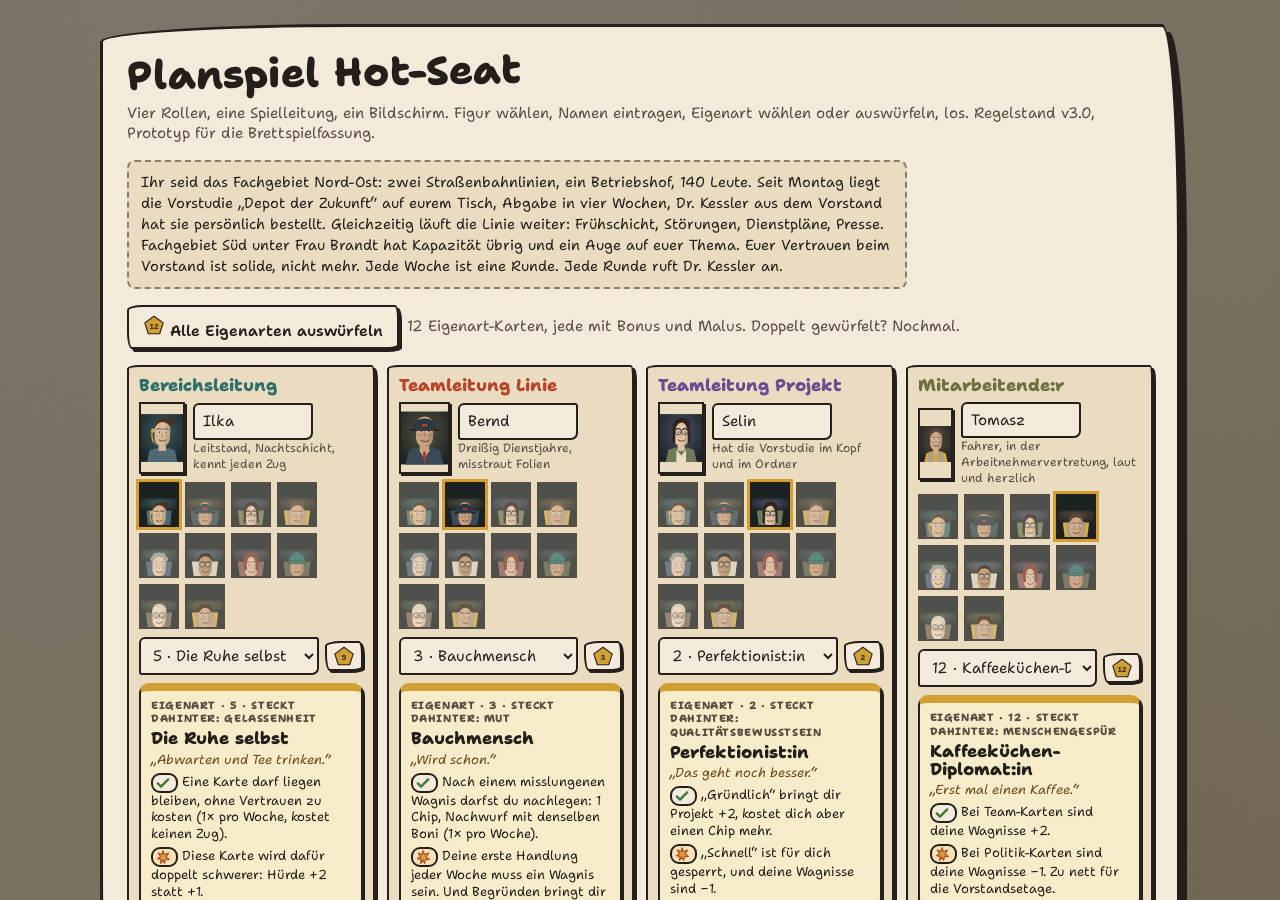
<file: index.html>
<!doctype html>
<html lang="de">
<head>
<meta charset="utf-8">
<meta name="viewport" content="width=device-width,initial-scale=1,viewport-fit=cover">
<style>[hidden]{display:none!important}</style>
<title>Planspiel Hot-Seat</title>
<meta name="claude:viewport-fit-sides" content="cover">
<link rel="stylesheet" href="https://fonts.googleapis.com/css2?family=Hind:wght@400;500;600;700&family=Shantell+Sans:ital,wght@0,400;0,600;0,800;1,400&display=swap">
<link rel="stylesheet" href="css/spiel.css">
<link rel="stylesheet" href="css/bvg.css">
<script>/* Edition: ?edition=bvg oder Knopf, gemerkt im Browser */(function(){var c=document.documentElement.classList,q=null;try{q=new URLSearchParams(location.search).get("edition");if(q)localStorage.setItem("pl-edition",q);else q=localStorage.getItem("pl-edition")}catch(_){}if(q==="bvg")c.add("ed-bvg")})();</script>
</head>
<body>
<div class="grain"></div>
<div class="app" id="app">
  <div class="board" id="board"></div>
  <div class="mid">
    <div class="card col table tl"><h2><span>Auf dem Tisch</span></h2><div class="scroll"><div id="evs" class="evs"></div></div></div>
    <div class="card stage" id="stage"></div>
    <div class="card col tr"><h2><span>Team</span></h2><div class="scroll"><div id="team" class="team"></div><div id="lk" class="lk"></div></div></div>
  </div>
  <div class="logbox"><div id="log" class="log"></div></div>
</div>
<div id="flash" class="flash" hidden><div></div></div>
<div id="mo" class="mo" hidden></div>
<div id="ov" class="ov" hidden></div>
<script src="js/grafik.js"></script>
<script src="js/daten.js"></script>
<script src="js/makingof.js"></script>
<script src="js/spiel.js"></script>
<script src="js/sim.js"></script>
<script src="js/ansicht.js"></script>
</body>
</html>
</file>
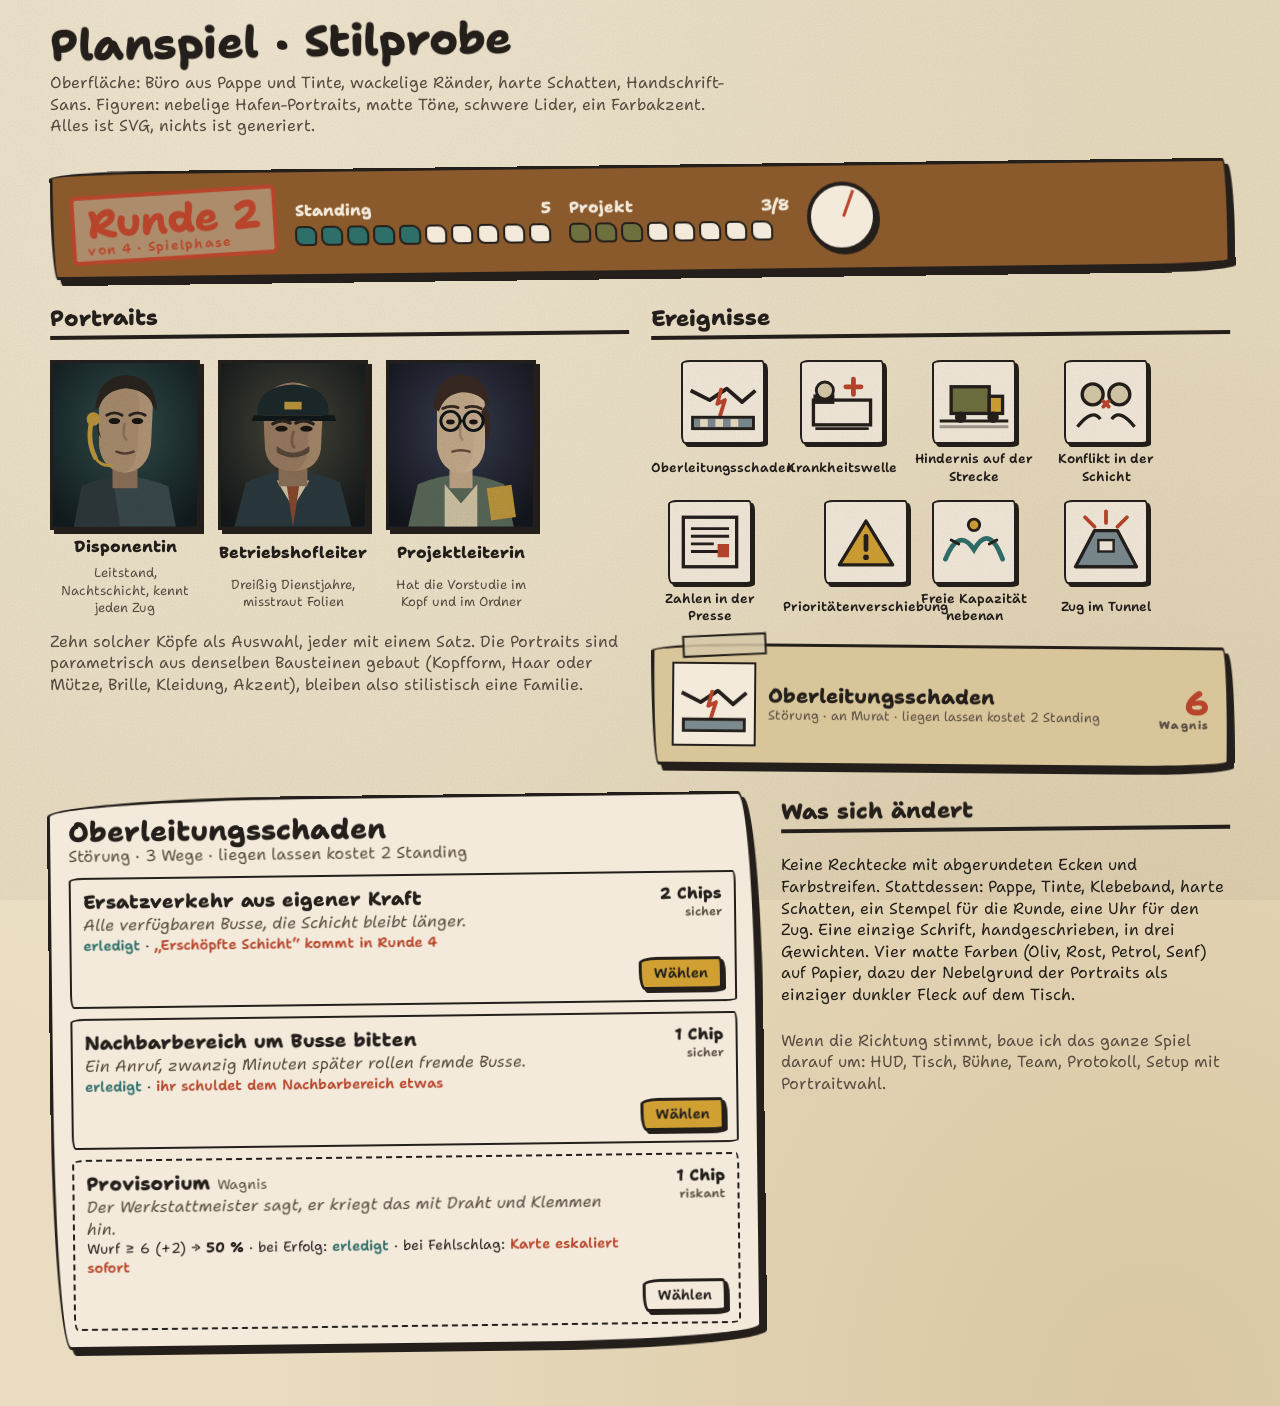
<file: stilprobe.html>
<!doctype html>
<html lang="de">
<head>
<meta charset="utf-8">
<meta name="viewport" content="width=device-width,initial-scale=1">
<title>Planspiel Stilprobe</title>
<meta name="claude:viewport-fit-sides" content="cover">
<link rel="stylesheet" href="https://fonts.googleapis.com/css2?family=Shantell+Sans:ital,wght@0,400;0,600;0,800;1,400&display=swap">
<style>
/* Stilprobe: Büro aus Pappe und Tinte (Human Resource Machine) für die Oberfläche, nebelige Hafenportraits (DREDGE) für die Figuren. Ein Look, bewusst ohne Dark Mode. */
:root{
  --paper:#e9dcc0; --paper-2:#f3eadb; --card:#d9c59a; --wood:#8a5a2d; --ink:#241f1b; --ink-soft:#5a4d42;
  --olive:#6f7040; --rust:#b8452b; --teal:#2f6f6a; --mustard:#d0a033; --slate:#7b8a8f;
  --d-bg:#1a2628; --d-teal:#2b4f4e; --d-bone:#d6c9a8; --d-ochre:#c29a3e; --d-rust:#8a4a30; --d-skin:#b89a7a; --d-skin2:#8f735a; --d-ink:#0f1516;
  --hand:"Shantell Sans",cursive,system-ui,sans-serif;
  color-scheme:light;
}
*{box-sizing:border-box}
body{margin:0;background:var(--paper);color:var(--ink);font-family:var(--hand);font-size:16px;line-height:1.35;
  padding-left:max(16px,env(safe-area-inset-left,0px));padding-right:max(16px,env(safe-area-inset-right,0px));padding-block:20px 60px;
  background-image:radial-gradient(ellipse at 20% 0%,#f2e8d2 0,transparent 60%),radial-gradient(ellipse at 90% 100%,#d9c7a3 0,transparent 55%)}
.grain{position:fixed;inset:0;pointer-events:none;opacity:.13;background-image:url("data:image/svg+xml;utf8,<svg xmlns='http://www.w3.org/2000/svg' width='160' height='160'><filter id='n'><feTurbulence type='fractalNoise' baseFrequency='.9' numOctaves='2' stitchTiles='stitch'/><feColorMatrix values='0 0 0 0 0 0 0 0 0 0 0 0 0 0 0 0 0 0 .5 0'/></filter><rect width='160' height='160' filter='url(%23n)'/></svg>");mix-blend-mode:multiply}
.wrap{max-width:1180px;margin:0 auto;display:grid;gap:28px}
h1{font-weight:800;font-size:44px;line-height:1;margin:0;letter-spacing:-.01em;transform:rotate(-1deg);display:inline-block}
h2{font-weight:800;font-size:22px;margin:0 0 10px;transform:rotate(-.6deg);display:inline-block;border-bottom:4px solid var(--ink);padding-bottom:2px}
p{max-width:62ch;margin:0}
.muted{color:var(--ink-soft)}
/* Pappe und Tinte: wackelige Ränder, harter Schlagschatten, leichte Schieflage */
.sheet{background:var(--paper-2);border:3px solid var(--ink);border-radius:255px 18px 225px 18px / 18px 225px 18px 255px;padding:16px 18px;box-shadow:5px 6px 0 var(--ink);position:relative}
.sheet.card{background:var(--card)}
.sheet.wood{background:var(--wood);color:var(--paper-2);border-color:var(--ink)}
.tilt-l{transform:rotate(-.7deg)}.tilt-r{transform:rotate(.5deg)}
.tape{position:absolute;top:-12px;left:28px;width:84px;height:22px;background:rgba(214,201,168,.85);border:2px solid var(--ink);transform:rotate(-3deg)}
.row{display:flex;flex-wrap:wrap;gap:22px;align-items:start}
.col{display:grid;gap:14px;min-width:0}
button{font:inherit;font-weight:600;background:var(--mustard);color:var(--ink);border:3px solid var(--ink);border-radius:18px 4px 16px 6px / 6px 14px 4px 18px;padding:8px 18px;box-shadow:3px 3px 0 var(--ink);cursor:pointer}
button.alt{background:var(--paper-2)}
button:active{transform:translate(2px,2px);box-shadow:1px 1px 0 var(--ink)}

/* HUD-Fragment */
.hud{display:flex;flex-wrap:wrap;gap:18px;align-items:center}
.stamp{font-weight:800;font-size:40px;line-height:1;border:4px solid var(--rust);color:var(--rust);padding:4px 12px;border-radius:6px;transform:rotate(-3deg);display:inline-block;background:rgba(255,255,255,.3)}
.stamp small{display:block;font-size:13px;letter-spacing:.1em;font-weight:600}
.meter{display:grid;gap:4px;min-width:220px}
.meter .lab{font-weight:800;display:flex;justify-content:space-between}
.meter .pips{display:flex;gap:4px}
.meter .pip{width:22px;height:20px;border:2.5px solid var(--ink);background:var(--paper-2);border-radius:5px 9px 4px 8px}
.meter .pip.on{background:var(--teal)}
.meter.proj .pip.on{background:var(--olive)}
.clock{width:70px;height:70px;border:4px solid var(--ink);border-radius:50%;background:var(--paper-2);position:relative;box-shadow:3px 3px 0 var(--ink)}
.clock i{position:absolute;left:50%;top:50%;width:3px;height:28px;background:var(--rust);transform-origin:50% 0;transform:rotate(200deg)}
.clock b{position:absolute;inset:0;display:grid;place-items:center;font-weight:800;font-size:18px;padding-top:28px}

/* Optionskarte */
.opt{display:grid;gap:10px}
.opt .t{font-weight:800;font-size:28px;line-height:1}
.opt .s{color:var(--ink-soft)}
.way{display:grid;grid-template-columns:1fr auto;gap:4px 14px;padding:10px 12px;border:2.5px solid var(--ink);background:var(--paper-2);border-radius:14px 3px 12px 4px / 4px 12px 3px 14px}
.way.risk{border-style:dashed;background:transparent}
.way .l{font-weight:800;font-size:19px}
.way .x{font-style:italic;color:var(--ink-soft)}
.way .c{font-size:14px}.way .c .g{color:var(--teal);font-weight:600}.way .c .r{color:var(--rust);font-weight:600}
.way .cost{font-weight:800;text-align:right;white-space:nowrap;grid-row:1/3;grid-column:2}
.way .cost small{display:block;font-weight:600;font-size:12px;color:var(--ink-soft)}
.way button{grid-column:2;justify-self:end;padding:4px 12px;font-size:14px}

/* Portraits (DREDGE-Anmutung): dunkler Nebelgrund, matte Töne, schwere Lider, große Köpfe, ein Akzent */
.ports{display:flex;flex-wrap:wrap;gap:18px}
.port{width:150px;display:grid;gap:6px;justify-items:center}
.port svg{width:150px;height:170px;border:3px solid var(--ink);box-shadow:4px 4px 0 var(--ink);background:var(--d-bg)}
.port .n{font-weight:800}
.port .r{font-size:13px;color:var(--ink-soft);text-align:center}

/* Piktogramme: Tinte auf Pappe, ein Akzent, nichts Rundgelutschtes */
.icons{display:flex;flex-wrap:wrap;gap:14px}
.ico{display:grid;gap:6px;justify-items:center;width:118px}
.ico svg{width:84px;height:84px;background:var(--paper-2);border:2.5px solid var(--ink);border-radius:9px 3px 8px 4px / 4px 8px 3px 9px;box-shadow:3px 3px 0 var(--ink)}
.ico span{font-size:13px;text-align:center;font-weight:600}
.ev{display:grid;grid-template-columns:84px 1fr;gap:12px;align-items:center}
.ev .t{font-weight:800;font-size:20px;line-height:1.05}
.ev .m{font-size:13px;color:var(--ink-soft)}
.evbox .d{font-weight:800;font-size:34px;line-height:1;color:var(--rust);text-align:right}
.evbox .d small{display:block;font-size:11px;letter-spacing:.1em;color:var(--ink-soft)}
.evbox{display:grid;grid-template-columns:1fr auto;gap:12px;align-items:center}
@media (max-width:600px){.evbox{grid-template-columns:1fr}}
</style>
</head>
<body>

<div class="grain"></div>
<div class="wrap">
  <div>
    <h1>Planspiel · Stilprobe</h1>
    <p class="muted" style="margin-top:8px">Oberfläche: Büro aus Pappe und Tinte, wackelige Ränder, harte Schatten, Handschrift-Sans. Figuren: nebelige Hafen-Portraits, matte Töne, schwere Lider, ein Farbakzent. Alles ist SVG, nichts ist generiert.</p>
  </div>

  <div class="row">
    <div class="sheet wood tilt-l" style="flex:1 1 520px">
      <div class="hud">
        <div class="stamp">Runde 2<small>von 4 · Spielphase</small></div>
        <div class="meter"><div class="lab"><span>Standing</span><span>5</span></div><div class="pips"><i class="pip on"></i><i class="pip on"></i><i class="pip on"></i><i class="pip on"></i><i class="pip on"></i><i class="pip"></i><i class="pip"></i><i class="pip"></i><i class="pip"></i><i class="pip"></i></div></div>
        <div class="meter proj"><div class="lab"><span>Projekt</span><span>3/8</span></div><div class="pips"><i class="pip on"></i><i class="pip on"></i><i class="pip on"></i><i class="pip"></i><i class="pip"></i><i class="pip"></i><i class="pip"></i><i class="pip"></i></div></div>
        <div class="clock"><i></i><b>41</b></div>
      </div>
    </div>
  </div>

  <div class="row">
    <div class="col" style="flex:1 1 360px">
      <h2>Portraits</h2>
      <div class="ports">
        <div class="port">
          <svg viewBox="0 0 150 170" aria-label="Portrait Disponentin mit Headset">
            <defs><radialGradient id="fog1" cx="50%" cy="40%" r="70%"><stop offset="0" stop-color="#34524f"/><stop offset="1" stop-color="#121c1e"/></radialGradient><filter id="gr"><feTurbulence type="fractalNoise" baseFrequency=".8" numOctaves="2"/><feColorMatrix values="0 0 0 0 0 0 0 0 0 0 0 0 0 0 0 0 0 0 .18 0"/><feComposite in2="SourceGraphic" operator="in"/></filter></defs>
            <rect width="150" height="170" fill="url(#fog1)"/>
            <path d="M22 170 L30 128 Q75 108 120 128 L128 170 Z" fill="#3c4a4e"/>
            <path d="M22 170 L30 128 Q50 120 62 118 L70 170 Z" fill="#2e393c"/>
            <rect x="62" y="104" width="26" height="26" fill="#8f735a"/>
            <path d="M48 42 Q50 18 75 16 Q102 18 104 46 L102 86 Q98 112 75 114 Q52 112 48 86 Z" fill="#b89a7a"/>
            <path d="M48 42 Q50 18 75 16 Q86 18 90 40 L88 90 Q84 110 75 114 Q52 112 48 86 Z" fill="#a78a6b" opacity=".6"/>
            <path d="M44 48 Q46 14 76 12 Q108 14 108 50 L104 44 Q98 28 76 26 Q54 28 48 46 Z" fill="#2b2420"/>
            <path d="M46 52 Q44 70 50 78 L46 62 Z" fill="#2b2420"/>
            <ellipse cx="64" cy="60" rx="6" ry="3.2" fill="#1a1512"/><ellipse cx="88" cy="60" rx="6" ry="3.2" fill="#1a1512"/>
            <path d="M56 54 q8 -5 16 0 M80 54 q8 -5 16 0" stroke="#2b2420" stroke-width="3" fill="none" stroke-linecap="round"/>
            <path d="M75 62 q-4 14 2 18" stroke="#8f735a" stroke-width="2.5" fill="none"/>
            <path d="M66 92 q9 4 18 0" stroke="#5a3f33" stroke-width="2.5" fill="none" stroke-linecap="round"/>
            <path d="M42 54 q-8 24 2 44" stroke="#c29a3e" stroke-width="5" fill="none" stroke-linecap="round"/>
            <circle cx="42" cy="58" r="7" fill="#c29a3e"/><path d="M44 98 q6 10 18 8" stroke="#c29a3e" stroke-width="3" fill="none"/>
            <rect width="150" height="170" filter="url(#gr)" opacity=".5" fill="#000"/>
          </svg>
          <div class="n">Disponentin</div><div class="r">Leitstand, Nachtschicht, kennt jeden Zug</div>
        </div>
        <div class="port">
          <svg viewBox="0 0 150 170" aria-label="Portrait Betriebshofleiter mit Schirmmütze">
            <defs><radialGradient id="fog2" cx="50%" cy="40%" r="70%"><stop offset="0" stop-color="#4a4a3c"/><stop offset="1" stop-color="#15181a"/></radialGradient></defs>
            <rect width="150" height="170" fill="url(#fog2)"/>
            <path d="M14 170 L26 124 Q75 100 124 124 L136 170 Z" fill="#2c3a3f"/>
            <path d="M58 122 L75 150 L92 122 Z" fill="#d6c9a8"/>
            <path d="M68 124 L75 170 L82 124 Z" fill="#8a4a30"/>
            <rect x="60" y="100" width="30" height="28" fill="#8f735a"/>
            <path d="M44 48 Q46 22 75 20 Q104 22 106 50 L104 90 Q100 112 75 112 Q50 112 46 90 Z" fill="#a98b6c"/>
            <path d="M44 48 Q46 22 75 20 Q88 22 92 44 L90 94 Q86 110 75 112 Q50 112 46 90 Z" fill="#8f735a" opacity=".5"/>
            <path d="M38 48 Q40 24 75 22 Q110 24 112 48 L112 54 L38 54 Z" fill="#1d2a2c"/>
            <path d="M34 54 L118 54 L120 60 L32 60 Z" fill="#101819"/>
            <rect x="66" y="40" width="18" height="8" fill="#c29a3e"/>
            <ellipse cx="63" cy="68" rx="6.5" ry="3" fill="#1a1512"/><ellipse cx="89" cy="68" rx="6.5" ry="3" fill="#1a1512"/>
            <path d="M54 63 q9 -6 18 -1 M78 62 q9 -5 18 1" stroke="#2b2420" stroke-width="3.5" fill="none" stroke-linecap="round"/>
            <path d="M76 70 q-5 14 1 18" stroke="#7a5c45" stroke-width="2.5" fill="none"/>
            <path d="M60 92 q15 8 30 0" stroke="#4a3328" stroke-width="3" fill="none" stroke-linecap="round"/>
            <path d="M58 86 Q75 100 92 86 L92 92 Q75 104 58 92 Z" fill="#5a4a3c"/>
            <rect width="150" height="170" filter="url(#gr)" opacity=".5" fill="#000"/>
          </svg>
          <div class="n">Betriebshofleiter</div><div class="r">Dreißig Dienstjahre, misstraut Folien</div>
        </div>
        <div class="port">
          <svg viewBox="0 0 150 170" aria-label="Portrait Projektleiterin mit Brille">
            <defs><radialGradient id="fog3" cx="50%" cy="40%" r="70%"><stop offset="0" stop-color="#3b3f52"/><stop offset="1" stop-color="#14161e"/></radialGradient></defs>
            <rect width="150" height="170" fill="url(#fog3)"/>
            <path d="M20 170 L30 126 Q75 106 120 126 L130 170 Z" fill="#5b6a5a"/>
            <path d="M58 126 L75 146 L92 126 L92 170 L58 170 Z" fill="#d6c9a8"/>
            <rect x="63" y="104" width="24" height="26" fill="#c4a98a"/>
            <path d="M50 44 Q52 18 75 16 Q98 18 100 44 L100 88 Q96 112 75 114 Q54 112 50 88 Z" fill="#d1b595"/>
            <path d="M50 44 Q52 18 75 16 Q86 18 90 40 L88 92 Q84 110 75 114 Q54 112 50 88 Z" fill="#c4a98a" opacity=".5"/>
            <path d="M46 46 Q50 10 80 12 Q106 16 104 46 Q96 30 76 30 Q58 32 52 50 Z" fill="#3a2a22"/>
            <path d="M100 44 q10 16 2 40 q-2 -22 -6 -34 Z" fill="#3a2a22"/>
            <circle cx="64" cy="60" r="10" fill="none" stroke="#0f1516" stroke-width="3"/><circle cx="88" cy="60" r="10" fill="none" stroke="#0f1516" stroke-width="3"/><path d="M74 60 h4" stroke="#0f1516" stroke-width="3"/>
            <ellipse cx="64" cy="61" rx="4.5" ry="2.6" fill="#1a1512"/><ellipse cx="88" cy="61" rx="4.5" ry="2.6" fill="#1a1512"/>
            <path d="M56 47 q8 -4 16 -1 M80 46 q8 -3 16 1" stroke="#3a2a22" stroke-width="3" fill="none" stroke-linecap="round"/>
            <path d="M75 64 q-3 12 2 16" stroke="#a88c70" stroke-width="2.5" fill="none"/>
            <path d="M66 92 q9 -3 18 0" stroke="#6a4a3c" stroke-width="2.5" fill="none" stroke-linecap="round"/>
            <rect x="104" y="128" width="26" height="34" fill="#c29a3e" transform="rotate(-8 117 145)"/>
            <rect width="150" height="170" filter="url(#gr)" opacity=".5" fill="#000"/>
          </svg>
          <div class="n">Projektleiterin</div><div class="r">Hat die Vorstudie im Kopf und im Ordner</div>
        </div>
      </div>
      <p class="muted">Zehn solcher Köpfe als Auswahl, jeder mit einem Satz. Die Portraits sind parametrisch aus denselben Bausteinen gebaut (Kopfform, Haar oder Mütze, Brille, Kleidung, Akzent), bleiben also stilistisch eine Familie.</p>
    </div>

    <div class="col" style="flex:1 1 360px">
      <h2>Ereignisse</h2>
      <div class="icons">
        <div class="ico"><svg viewBox="0 0 84 84"><path d="M8 30 L28 40 L46 28 L62 42 L76 30" fill="none" stroke="#241f1b" stroke-width="4" stroke-linejoin="round"/><path d="M40 29 L36 44 L44 40 L39 56" fill="none" stroke="#b8452b" stroke-width="4" stroke-linecap="round" stroke-linejoin="round"/><rect x="10" y="58" width="64" height="12" fill="#7b8a8f" stroke="#241f1b" stroke-width="3"/><rect x="18" y="60" width="8" height="8" fill="#e9dcc0"/><rect x="34" y="60" width="8" height="8" fill="#e9dcc0"/><rect x="50" y="60" width="8" height="8" fill="#e9dcc0"/></svg><span>Oberleitungsschaden</span></div>
        <div class="ico"><svg viewBox="0 0 84 84"><rect x="12" y="40" width="60" height="26" fill="#f3eadb" stroke="#241f1b" stroke-width="3.5"/><rect x="12" y="34" width="22" height="10" fill="#241f1b"/><circle cx="24" cy="30" r="9" fill="#d6c9a8" stroke="#241f1b" stroke-width="3"/><path d="M54 18 v16 M46 26 h16" stroke="#b8452b" stroke-width="5" stroke-linecap="round"/><path d="M14 70 h56" stroke="#241f1b" stroke-width="3"/></svg><span>Krankheitswelle</span></div>
        <div class="ico"><svg viewBox="0 0 84 84"><path d="M6 62 h72" stroke="#241f1b" stroke-width="3"/><path d="M6 68 h72" stroke="#241f1b" stroke-width="3" opacity=".4"/><rect x="18" y="26" width="40" height="28" fill="#6f7040" stroke="#241f1b" stroke-width="3.5"/><rect x="58" y="36" width="14" height="18" fill="#d0a033" stroke="#241f1b" stroke-width="3.5"/><circle cx="28" cy="58" r="6" fill="#241f1b"/><circle cx="62" cy="58" r="6" fill="#241f1b"/></svg><span>Hindernis auf der Strecke</span></div>
        <div class="ico"><svg viewBox="0 0 84 84"><circle cx="28" cy="34" r="11" fill="#d6c9a8" stroke="#241f1b" stroke-width="3.5"/><circle cx="56" cy="34" r="11" fill="#d6c9a8" stroke="#241f1b" stroke-width="3.5"/><path d="M12 68 q16 -20 24 -8 M72 68 q-16 -20 -24 -8" fill="none" stroke="#241f1b" stroke-width="3.5"/><path d="M38 44 l8 0 M42 40 l0 8" stroke="#b8452b" stroke-width="4" stroke-linecap="round" transform="rotate(45 42 44)"/></svg><span>Konflikt in der Schicht</span></div>
        <div class="ico"><svg viewBox="0 0 84 84"><rect x="14" y="16" width="56" height="52" fill="#f3eadb" stroke="#241f1b" stroke-width="3.5"/><path d="M22 28 h40 M22 36 h40 M22 44 h24 M22 52 h32" stroke="#241f1b" stroke-width="3"/><path d="M50 44 h12 v14 h-12 z" fill="#b8452b"/></svg><span>Zahlen in der Presse</span></div>
        <div class="ico"><svg viewBox="0 0 84 84"><path d="M14 66 L42 20 L70 66 Z" fill="#d0a033" stroke="#241f1b" stroke-width="3.5" stroke-linejoin="round"/><path d="M42 36 v14" stroke="#241f1b" stroke-width="5" stroke-linecap="round"/><circle cx="42" cy="58" r="3" fill="#241f1b"/></svg><span>Prioritätenverschiebung</span></div>
        <div class="ico"><svg viewBox="0 0 84 84"><path d="M12 60 q14 -34 30 -10 q16 -28 30 10" fill="none" stroke="#2f6f6a" stroke-width="5" stroke-linecap="round"/><path d="M26 44 l-8 -4 M58 44 l8 -4" stroke="#241f1b" stroke-width="3" stroke-linecap="round"/><circle cx="42" cy="24" r="6" fill="#d0a033" stroke="#241f1b" stroke-width="3"/></svg><span>Freie Kapazität nebenan</span></div>
        <div class="ico"><svg viewBox="0 0 84 84"><path d="M10 68 L30 30 L54 30 L74 68 Z" fill="#7b8a8f" stroke="#241f1b" stroke-width="3.5" stroke-linejoin="round"/><rect x="34" y="40" width="16" height="12" fill="#f3eadb" stroke="#241f1b" stroke-width="2.5"/><path d="M20 16 l10 10 M64 16 l-10 10 M42 10 v12" stroke="#b8452b" stroke-width="4" stroke-linecap="round"/></svg><span>Zug im Tunnel</span></div>
      </div>
      <div class="sheet card tilt-r" style="margin-top:6px">
        <div class="tape"></div>
        <div class="evbox"><div class="ev"><svg viewBox="0 0 84 84" style="width:84px;height:84px;background:var(--paper-2);border:2.5px solid var(--ink)"><path d="M8 30 L28 40 L46 28 L62 42 L76 30" fill="none" stroke="#241f1b" stroke-width="4" stroke-linejoin="round"/><path d="M40 29 L36 44 L44 40 L39 56" fill="none" stroke="#b8452b" stroke-width="4" stroke-linecap="round" stroke-linejoin="round"/><rect x="10" y="58" width="64" height="12" fill="#7b8a8f" stroke="#241f1b" stroke-width="3"/></svg><div><div class="t">Oberleitungsschaden</div><div class="m">Störung · an Murat · liegen lassen kostet 2 Standing</div></div></div><div class="d">6<small>Wagnis</small></div></div>
      </div>
    </div>
  </div>

  <div class="row">
    <div class="sheet tilt-l" style="flex:1 1 560px;max-width:720px">
      <div class="opt">
        <div><div class="t">Oberleitungsschaden</div><div class="s">Störung · 3 Wege · liegen lassen kostet 2 Standing</div></div>
        <div class="way"><div><div class="l">Ersatzverkehr aus eigener Kraft</div><div class="x">Alle verfügbaren Busse, die Schicht bleibt länger.</div><div class="c"><span class="g">erledigt</span> · <span class="r">„Erschöpfte Schicht“ kommt in Runde 4</span></div></div><div class="cost">2 Chips<small>sicher</small></div><button>Wählen</button></div>
        <div class="way"><div><div class="l">Nachbarbereich um Busse bitten</div><div class="x">Ein Anruf, zwanzig Minuten später rollen fremde Busse.</div><div class="c"><span class="g">erledigt</span> · <span class="r">ihr schuldet dem Nachbarbereich etwas</span></div></div><div class="cost">1 Chip<small>sicher</small></div><button>Wählen</button></div>
        <div class="way risk"><div><div class="l">Provisorium <span class="muted" style="font-weight:400;font-size:14px">Wagnis</span></div><div class="x">Der Werkstattmeister sagt, er kriegt das mit Draht und Klemmen hin.</div><div class="c">Wurf ≥ 6 (+2) → <b>50 %</b> · bei Erfolg: <span class="g">erledigt</span> · bei Fehlschlag: <span class="r">Karte eskaliert sofort</span></div></div><div class="cost">1 Chip<small>riskant</small></div><button class="alt">Wählen</button></div>
      </div>
    </div>
    <div class="col" style="flex:1 1 300px">
      <h2>Was sich ändert</h2>
      <p>Keine Rechtecke mit abgerundeten Ecken und Farbstreifen. Stattdessen: Pappe, Tinte, Klebeband, harte Schatten, ein Stempel für die Runde, eine Uhr für den Zug. Eine einzige Schrift, handgeschrieben, in drei Gewichten. Vier matte Farben (Oliv, Rost, Petrol, Senf) auf Papier, dazu der Nebelgrund der Portraits als einziger dunkler Fleck auf dem Tisch.</p>
      <p class="muted" style="margin-top:10px">Wenn die Richtung stimmt, baue ich das ganze Spiel darauf um: HUD, Tisch, Bühne, Team, Protokoll, Setup mit Portraitwahl.</p>
    </div>
  </div>
</div>

</body>
</html>
</file>
<file: css/spiel.css>
/* Pappe und Tinte: ein Spieltisch aus Papier, Holz und Klebeband. Oben das Spielbrett, links die offenen Karten, Mitte die Bühne mit dem Tableau der Person am Zug, rechts das Team, unten das Protokoll als Notizblock. Ein Look, keine Dark-Mode-Variante. */
:root{
  --paper:#e9dcc0; --paper-2:#f3eadb; --card:#dcc8a0; --wood:#8a5a2d; --wood-2:#6e4522; --ink:#241f1b; --ink-soft:#5a4d42; --line:#8c7d6b;
  --olive:#6f7040; --rust:#b8452b; --teal:#2f6f6a; --mustard:#d0a033; --slate:#7b8a8f; --bone:#d6c9a8;
  --good:#3f7a3a; --crit:#b8452b; --accent:#d0a033;
  --t-stoerung:#b8452b; --t-team:#2f6f6a; --t-politik:#6a4c93; --t-chance:#6f7040;
  --p1:#2f6f6a; --p2:#b8452b; --p3:#6a4c93; --p4:#6f7040; --narr:#6b4a1f;
  --hand:"Shantell Sans",cursive,system-ui,sans-serif;
  color-scheme:light;
}
*{box-sizing:border-box}
html,body{height:100%}
body{margin:0;background:var(--paper);color:var(--ink);font-family:var(--hand);font-size:15px;line-height:1.35;
  padding-left:max(10px,env(safe-area-inset-left,0px));padding-right:max(10px,env(safe-area-inset-right,0px));padding-block:8px;
  background-image:radial-gradient(ellipse at 15% 0%,#f1e6cf 0,transparent 55%),radial-gradient(ellipse at 90% 100%,#d6c39d 0,transparent 55%)}
.grain{position:fixed;inset:0;pointer-events:none;opacity:.12;z-index:1;background-image:url("data:image/svg+xml;utf8,<svg xmlns='http://www.w3.org/2000/svg' width='160' height='160'><filter id='n'><feTurbulence type='fractalNoise' baseFrequency='.9' numOctaves='2' stitchTiles='stitch'/><feColorMatrix values='0 0 0 0 0 0 0 0 0 0 0 0 0 0 0 0 0 0 .5 0'/></filter><rect width='160' height='160' filter='url(%23n)'/></svg>");mix-blend-mode:multiply}
button{font:inherit;font-weight:600;cursor:pointer;background:var(--paper-2);color:var(--ink);border:2.5px solid var(--ink);border-radius:16px 4px 14px 5px / 5px 13px 4px 16px;padding:7px 14px;line-height:1.2;box-shadow:3px 3px 0 var(--ink)}
button:hover{background:#fff8ea}
button:active{transform:translate(2px,2px);box-shadow:1px 1px 0 var(--ink)}
button:focus-visible,input:focus-visible,select:focus-visible,textarea:focus-visible,[tabindex]:focus-visible{outline:3px solid var(--rust);outline-offset:2px}
button:disabled{opacity:.4;cursor:not-allowed;box-shadow:none}
button.primary{background:var(--mustard);font-weight:800}
button.big{font-size:22px;font-weight:800;padding:12px 22px;letter-spacing:.01em}
button.ghost{background:transparent;box-shadow:none;border-color:var(--line)}
button.small{padding:4px 10px;font-size:13px;box-shadow:2px 2px 0 var(--ink)}
input,select,textarea{font:inherit;color:var(--ink);background:var(--paper-2);border:2.5px solid var(--ink);border-radius:6px 3px 7px 3px;padding:6px 8px;max-width:100%}
textarea{width:100%;min-height:56px;resize:vertical}
.num{font-variant-numeric:tabular-nums}
.muted{color:var(--ink-soft)}
.gl{vertical-align:-3px;flex:none}

.app{height:100%;display:grid;grid-template-rows:auto minmax(0,1fr) auto;gap:10px;position:relative;z-index:2}
.card{background:var(--paper-2);border:3px solid var(--ink);border-radius:255px 14px 225px 14px / 14px 225px 14px 255px;box-shadow:5px 6px 0 var(--ink);min-width:0;min-height:0}
.card.tl{transform:rotate(-.4deg)}.card.tr{transform:rotate(.35deg)}

/* ---------- Spielbrett ---------- */
.board{display:grid;grid-template-columns:minmax(150px,.45fr) minmax(0,2.6fr) auto;gap:14px;padding:8px 12px;background:var(--paper-2);border:10px solid var(--wood);outline:3px solid var(--ink);border-radius:10px;box-shadow:6px 7px 0 var(--ink),inset 0 0 0 2px var(--wood-2);
  background-image:repeating-linear-gradient(90deg,transparent 0 38px,rgba(36,31,27,.035) 38px 39px)}
.bh{font-weight:800;font-size:12px;letter-spacing:.06em;text-transform:uppercase;color:var(--ink-soft)}
.weeks{display:grid;grid-auto-flow:column;grid-auto-columns:1fr;gap:5px;margin-top:4px}
.wk{border:2.5px solid var(--ink);border-radius:6px 2px 7px 3px;background:var(--paper);padding:3px 4px;min-height:46px;display:flex;flex-direction:column;gap:2px;position:relative}
.wk.cur{background:#fff2cf;outline:3px solid var(--mustard)}
.wk.past{opacity:.55}
.wk .wn{font-weight:800;font-size:15px;line-height:1}
.wk .wp{font-size:10.5px;font-weight:700;color:var(--rust);line-height:1.1}
.wk .wf{display:flex;flex-wrap:wrap;gap:2px}
.mini-back{position:relative;display:inline-flex}
.mini-back i{display:none}
.mini-back:hover i{display:block;position:absolute;left:0;top:30px;z-index:5;background:var(--paper-2);border:2px solid var(--ink);padding:2px 6px;font-style:normal;font-size:12px;white-space:nowrap;border-radius:4px}
.phases{display:flex;flex-wrap:wrap;gap:2px;margin-top:5px}
.phases span{font-size:9.5px;font-weight:700;padding:1px 6px;border:2px solid var(--line);border-radius:10px;color:var(--ink-soft)}
.phases span.on{background:var(--ink);color:var(--paper-2);border-color:var(--ink)}

.b-tracks{display:grid;grid-template-columns:1fr 1fr;gap:16px;align-content:center;min-width:0}
.track{position:relative;min-width:0}
.track .tl{display:flex;align-items:center;gap:8px;flex-wrap:nowrap;font-size:15px;min-height:26px;min-width:0}
.track .tl b{white-space:nowrap}
.track .fcl,.track .okl{min-width:0;overflow:hidden;text-overflow:ellipsis;white-space:nowrap}
.track .tl b{font-weight:800}
.track .tv{font-weight:800;font-size:22px;line-height:1}
.track .fcl{font-size:12.5px;font-weight:700;border:2px dashed var(--ink-soft);border-radius:10px;padding:0 8px;color:var(--ink-soft)}
.track .okl{font-size:12.5px;font-weight:800;border:2.5px solid var(--good);border-radius:10px;padding:0 8px;color:var(--good);background:#eef3df}
.track .okl .fl{color:var(--rust)}
.deltas{position:absolute;right:0;top:-14px;max-width:75%;display:flex;flex-direction:column;align-items:flex-end;gap:2px;z-index:3;pointer-events:none}
.delta{font-weight:800;font-size:12.5px;padding:0 7px;border:2px solid var(--ink);border-radius:8px;background:var(--paper);white-space:nowrap;max-width:min(360px,100%);overflow:hidden;text-overflow:ellipsis;box-shadow:2px 2px 0 var(--ink)}
.delta.up{color:var(--good)}.delta.down{color:var(--rust)}
@media (prefers-reduced-motion:no-preference){.delta{animation:rise 2.8s ease-out forwards}@keyframes rise{0%{transform:translateY(10px);opacity:0}10%{transform:none;opacity:1}80%{opacity:1}100%{opacity:0;transform:translateY(-6px)}}}
.cells{display:grid;grid-auto-flow:column;grid-auto-columns:1fr;gap:3px;margin-top:3px}
.cell{position:relative;height:36px;border:2.5px solid var(--ink);border-radius:5px 9px 4px 8px;background:var(--paper);display:grid;place-items:center}
.cell .cn{position:absolute;left:4px;top:1px;font-size:11px;font-weight:800;color:var(--ink-soft)}
.track.v .cell{background:#dfe9e4}
.track.v .cell.z-low{background:#f3d3c8}
.track.v .cell.z-zero{background:#c98a78}
.track.p .cell.z-a{background:#ece6c9}.track.p .cell.z-k{background:#dfe3c2}.track.p .cell.z-s{background:#cdd4a6}
.track.p .cell.goal{border-width:3.5px;box-shadow:inset 0 0 0 2px var(--mustard)}
.cell .ms{position:absolute;right:3px;top:0;font-size:14px;color:var(--line)}
.cell .ms.got{color:var(--mustard);text-shadow:0 0 1px var(--ink)}
.cell .pawn{position:relative;z-index:2;filter:drop-shadow(2px 2px 0 rgba(36,31,27,.35))}
.ring{position:absolute;inset:3px;border-radius:50%;z-index:1}
.ring.fc{border:3px dashed var(--ink-soft)}
.ring.ok{border:4px solid var(--good);background:rgba(63,122,58,.15)}
.ring.fail{border:4px dotted var(--rust)}
.legend{display:flex;justify-content:space-between;gap:10px;flex-wrap:nowrap;white-space:nowrap;overflow:hidden;font-size:11px;color:var(--ink-soft);margin-top:2px}
.legend .z-low-l{color:var(--rust)}

.b-right{display:grid;grid-template-columns:repeat(4,auto);max-width:420px;grid-template-rows:auto auto;gap:4px 10px;align-items:center;justify-items:center}
.mat{display:flex;align-items:center;gap:6px}
.mat .ml{font-size:12px;font-weight:700;line-height:1.1}
.stack{position:relative;display:inline-flex;filter:drop-shadow(3px 3px 0 var(--ink))}
.stack b{position:absolute;right:-6px;bottom:-6px;background:var(--paper-2);border:2px solid var(--ink);border-radius:10px;padding:0 5px;font-size:13px}
.stack.big b{display:none}
.tokrow{display:flex;flex-wrap:wrap;gap:2px;max-width:70px}
.bowl{display:flex;gap:4px;padding:6px 10px 8px;border:3px solid var(--ink);border-top:none;border-radius:0 0 30px 30px;background:var(--bone)}
.tools{grid-column:1/-1;display:flex;gap:6px;flex-wrap:wrap;justify-content:flex-end;align-items:center}
.tools .phases{margin:0 auto 0 0}
.clock{width:54px;height:54px;border:4px solid var(--ink);border-radius:50%;background:var(--paper-2);position:relative;box-shadow:3px 3px 0 var(--ink);color:var(--ink)}
.clock i{position:absolute;left:50%;top:50%;width:3px;height:20px;margin-left:-1.5px;background:var(--rust);transform-origin:50% 0;transform:rotate(180deg)}
.clock b{position:absolute;inset:0;display:grid;place-items:center;font-weight:800;font-size:15px;padding-top:24px}
.clock.critt{background:#f6d2c8;animation:shake .4s infinite}
.clock.off b{padding-top:0;font-size:22px}
@keyframes shake{0%,100%{transform:rotate(0)}50%{transform:rotate(3deg)}}
@media (max-width:1100px){.board{grid-template-columns:1fr}.b-tracks{grid-template-columns:1fr}.b-right{justify-content:start;max-width:none}}

/* ---------- Mitte ---------- */
.mid{display:grid;grid-template-columns:minmax(230px,.85fr) minmax(0,1.8fr) minmax(220px,.8fr);gap:14px;min-height:0;padding:4px 6px 8px}
@media (max-width:900px){.app{height:auto}.mid{grid-template-columns:1fr}}
.col{display:grid;grid-template-rows:auto minmax(0,1fr);min-height:0}
.col h2{margin:0;padding:10px 16px 2px;font-weight:800;font-size:17px;display:inline-block}
.col h2 span{border-bottom:3px solid var(--ink);padding-bottom:1px}
.scroll{overflow:auto;padding:8px 12px 14px;min-height:0}
.col.table{background:#cdb68a;background-image:radial-gradient(ellipse at 30% 20%,#d9c398 0,transparent 60%)}

/* ---------- Spielkarten ---------- */
.evs{display:grid;gap:14px;grid-template-columns:repeat(auto-fill,minmax(190px,1fr))}
.gcard{--tc:var(--ink);position:relative;background:var(--paper-2);border:3px solid var(--ink);border-radius:12px;box-shadow:4px 5px 0 var(--ink);display:grid;grid-template-rows:auto auto auto auto 1fr auto;overflow:hidden;min-width:0}
.gcard.t-Störung{--tc:var(--t-stoerung)}.gcard.t-Team{--tc:var(--t-team)}.gcard.t-Politik{--tc:var(--t-politik)}.gcard.t-Chance{--tc:var(--t-chance)}
.gcard .gc-head{display:flex;justify-content:space-between;align-items:center;background:var(--tc);color:var(--paper-2);padding:4px 6px 4px 10px;border-bottom:3px solid var(--ink)}
.gcard .gc-type{font-weight:800;font-size:13px;letter-spacing:.05em;text-transform:uppercase}
.gcard .gc-h{background:var(--paper-2);border-radius:8px;display:inline-flex;padding:1px}
.gcard .gc-art{display:grid;place-items:center;padding:6px 0 0}
.gcard .gc-art .ico-svg{background:var(--paper);border:2.5px solid var(--ink);border-radius:8px}
.gcard .gc-title{font-weight:800;font-size:17px;line-height:1.05;padding:6px 10px 0;text-align:center}
.gcard .gc-text{font-size:12.5px;padding:4px 10px;text-align:center;color:var(--ink-soft)}
.gcard .gc-to{display:flex;align-items:center;gap:6px;padding:2px 10px 6px;font-size:12.5px;font-weight:700;align-self:end;flex-wrap:wrap}
.gcard .gc-to .tag{font-size:10.5px;border:2px solid var(--ink);border-radius:5px;padding:0 4px;background:#fff2cf}
.pf.mini{width:22px;height:25px;border:2px solid var(--ink);flex:none}
.pf.mini svg{width:100%;height:100%;display:block}
.gcard .gc-foot{display:flex;align-items:center;justify-content:space-between;gap:6px;flex-wrap:wrap;border-top:2px dashed var(--line);padding:5px 10px;font-size:12.5px;font-weight:700;background:var(--paper)}
.gcard.rot0{transform:rotate(-1deg)}.gcard.rot1{transform:rotate(.8deg)}.gcard.rot2{transform:rotate(-.4deg)}
.gcard.pick{cursor:pointer;transition:transform .12s}
.gcard.pick:hover{transform:translateY(-3px) rotate(0)}
.gcard.sel{outline:5px solid var(--mustard);transform:rotate(0)}
.gcard.dim{opacity:.4}
@media (prefers-reduced-motion:no-preference){.gcard.flip{animation:flipin .6s ease-out both}@keyframes flipin{0%{transform:rotateY(90deg) scale(.9)}100%{transform:none}}}
.empty{color:var(--ink-soft);font-style:italic;padding:10px 4px}

/* Wirkungs-Plaketten */
.pill{display:inline-flex;align-items:center;gap:2px;border:2px solid var(--ink);border-radius:9px;padding:0 5px 0 2px;background:var(--paper-2);font-size:12.5px;line-height:1.35;white-space:nowrap;vertical-align:middle}
.pill b{font-weight:800}
.pill.k-v{background:#dfe9e4}.pill.k-p{background:#e6e8cc}.pill.k-sued{background:#f2d4ca}.pill.k-shield{background:#e8f0dc}.pill.k-boom{background:#f7e2b8}
.fx{display:inline-flex;align-items:center;gap:3px;font-size:13px}
.fxl{display:inline-flex;flex-wrap:wrap;gap:4px 10px;align-items:center;vertical-align:middle}
.ctoks{display:flex}
.ctoks .gl+.gl{margin-left:-5px}

/* ---------- Bühne ---------- */
.stage{display:grid;grid-template-rows:auto minmax(0,1fr);min-height:0}
.stage.crit{outline:4px solid var(--rust);outline-offset:-2px}
.who{display:flex;align-items:center;gap:12px;padding:10px 16px 4px;flex-wrap:wrap}
.who .pf{width:58px;height:64px;border:3px solid var(--ink);box-shadow:3px 3px 0 var(--ink);flex:none}
.who .pf svg{width:100%;height:100%;display:block}
.who .nm{font-weight:800;font-size:32px;line-height:.95;color:var(--pc)}
.who .rl{font-weight:600;font-size:14px;color:var(--ink-soft)}
.tokens{display:inline-flex;gap:4px;align-items:center}
.who .tokens{margin-left:auto}
.tok{display:inline-block;width:14px;height:14px;border-radius:50%;background:var(--mustard);border:2px solid var(--ink);box-shadow:inset 0 0 0 3px var(--mustard),inset 0 0 0 4px rgba(36,31,27,.45)}
.tok.off{background:transparent;box-shadow:none;border-style:dashed;opacity:.55}
.tok.puf{background:var(--teal);box-shadow:inset 0 0 0 3px var(--teal),inset 0 0 0 4px rgba(243,234,219,.6)}
.tokens.big .tok{width:28px;height:28px;border-width:3px;box-shadow:inset 0 0 0 6px var(--mustard),inset 0 0 0 8px rgba(36,31,27,.45),2px 2px 0 var(--ink)}
.tokens.big .tok.off{box-shadow:none}
.exh{display:inline-flex;gap:2px}
.exh i{width:9px;height:16px;border:2px solid var(--ink);border-radius:2px;background:var(--paper)}
.exh i.on{background:var(--rust)}
.body{padding:4px 16px 14px;overflow:auto;display:grid;gap:12px;align-content:start}
.tableau{display:grid;grid-template-columns:repeat(auto-fit,minmax(170px,1fr));gap:10px}
.tableau.compact .kq,.tableau.compact .kb,.tableau.compact .km,.tableau.compact .used,.tableau.compact .muted{display:none}
.tableau.compact .kcard.secret,.tableau.compact .kcard.secret .inner{min-height:58px}
.kcard{display:grid;gap:4px;align-content:start;text-align:left;background:var(--paper);border:2.5px solid var(--ink);border-radius:10px;padding:8px 10px;box-shadow:3px 3px 0 var(--ink);font-size:13px;font-weight:400;line-height:1.3}
.kcard .kh{font-weight:800;font-size:10.5px;letter-spacing:.06em;text-transform:uppercase;color:var(--ink-soft)}
.kcard .kt{font-weight:800;font-size:17px;line-height:1.05}
.kcard .kq{font-style:italic;color:var(--narr)}
.kcard .kb,.kcard .km{display:block}
.kcard.role{border-top:8px solid var(--pc)}
.kcard.eig{background:#f7ecc9;border-top:8px solid var(--mustard)}
.kcard.eig.small{box-shadow:2px 2px 0 var(--ink)}
.kcard .used{font-size:11px;color:var(--rust);font-weight:700}
.kcard.secret{padding:0;cursor:pointer;perspective:800px;background:transparent;border:none;box-shadow:none;min-height:110px}
.kcard.secret .inner{position:relative;display:block;height:100%;min-height:110px;transition:transform .5s;transform-style:preserve-3d}
.kcard.secret.open .inner{transform:rotateY(180deg)}
.kcard.secret .front,.kcard.secret .back{position:absolute;inset:0;display:grid;gap:3px;align-content:start;padding:8px 10px;border:2.5px solid var(--ink);border-radius:10px;box-shadow:3px 3px 0 var(--ink);backface-visibility:hidden;overflow:auto}
.kcard.secret .front{background:var(--wood-2);color:var(--paper-2)}
.kcard.secret .front .kh,.kcard.secret .front .muted{color:#e7cfa8}
.kcard.secret .back{background:var(--paper);transform:rotateY(180deg)}
.kcard.secret.open{min-height:150px}
.secretbox{border:2.5px dashed var(--ink);border-radius:8px;padding:8px 10px;font-size:14px;background:var(--paper)}
.sides{display:grid;grid-template-columns:repeat(auto-fit,minmax(220px,1fr));gap:14px}
.side{display:grid;gap:6px;text-align:left;padding:14px 18px;border-width:3px;border-radius:12px;min-height:170px;align-content:start}
.side .big{font-weight:800;font-size:38px;line-height:1}
.side .kh{font-weight:800;font-size:10.5px;letter-spacing:.06em;text-transform:uppercase;color:var(--ink-soft)}
.side.st{background:#f0dfb0}.side.pr{background:#dfe3c2}
.side .muted{font-size:13px}
.sidetag{font-weight:800;font-size:13px;letter-spacing:.04em;padding:2px 8px;border:2.5px solid var(--ink);border-radius:6px 2px 7px 3px;transform:rotate(-2deg);display:inline-block}
.sidetag.st{background:#f0dfb0}.sidetag.pr{background:#dfe3c2}
.optlabel{font-weight:800;font-size:14px;color:var(--ink-soft);margin-top:2px}
.optgrid{display:grid;grid-template-columns:repeat(auto-fill,minmax(220px,1fr));gap:12px;align-items:start}
.optc{border:2.5px solid var(--ink);border-radius:12px 3px 14px 4px / 4px 12px 3px 14px;padding:10px 12px;background:var(--paper);display:grid;gap:6px;cursor:pointer;box-shadow:3px 3px 0 var(--ink)}
.optc:hover{background:#fff6e2}
.optc.sel{grid-column:1/-1;background:var(--paper-2);box-shadow:5px 5px 0 var(--ink);cursor:default}
.optc.dis{opacity:.45;cursor:not-allowed;box-shadow:none}
.optc.t-Störung .ot{color:var(--t-stoerung)}.optc.t-Team .ot{color:var(--t-team)}.optc.t-Politik .ot{color:var(--t-politik)}.optc.t-Chance .ot{color:var(--t-chance)}
.optc.pass{background:transparent;border-style:dashed;box-shadow:none}
.optc .oh{display:flex;justify-content:space-between;gap:10px;align-items:start}
.optc .oh>div:first-child{min-width:0;flex:1}
.optc .ot{overflow-wrap:anywhere}
.optc .ot{font-weight:800;font-size:19px;line-height:1}
.optc .os{font-size:13px;color:var(--ink-soft);margin-top:3px}
.optc .oc{font-weight:800;line-height:1;text-align:right;white-space:nowrap}
.optc .oc.nc{font-size:13px;color:var(--ink-soft);padding-top:4px}
.optc .oe{font-size:13px}.optc .oe .g{color:var(--good);font-weight:600}.optc .oe .r{color:var(--rust);font-weight:600}
.selcard{display:grid;grid-template-columns:200px minmax(0,1fr);gap:14px;align-items:start}
@media (max-width:640px){.selcard{grid-template-columns:1fr}}
.orows{display:grid;gap:10px}
.orows.proj{grid-template-columns:repeat(auto-fit,minmax(200px,1fr))}
.orow{display:grid;grid-template-columns:minmax(0,1fr) auto;gap:4px 12px;align-items:center;padding:8px 10px;border:2.5px solid var(--ink);border-radius:12px 3px 10px 4px / 4px 10px 3px 12px;background:var(--paper-2);transition:transform .1s}
.orow:hover{transform:translateX(3px);background:#fff8ea}
.orow.wag{border-style:dashed;background:#fbf3df}
.orow.dis{opacity:.5}
.orow.acard{grid-template-columns:1fr;align-content:start;border-radius:12px;border-style:solid;border-top:8px solid var(--olive);box-shadow:3px 4px 0 var(--ink)}
.orow.acard:hover{transform:translateY(-3px)}
.orow.acard .ocost,.orow.acard button{grid-column:1;justify-self:start}
.orow .kh{font-weight:800;font-size:10px;letter-spacing:.06em;text-transform:uppercase;color:var(--ink-soft)}
.orow .ol{font-weight:800;font-size:18px;line-height:1.05}
.wtag{display:inline-flex;align-items:center;gap:3px;font-size:12px;font-weight:700;border:2px dashed var(--ink);border-radius:8px;padding:0 5px;vertical-align:middle;background:var(--paper)}
.orow .ox{font-size:13.5px;color:var(--narr);font-style:italic}
.orow .oce{font-size:13px;display:grid;gap:3px;margin-top:3px}
.orow .wl{display:flex;align-items:center;gap:6px;flex-wrap:wrap}
.orow .calc{font-weight:800}
.orow .blk{font-size:12.5px;color:var(--rust);font-weight:700}
.orow .ocost{display:flex;flex-direction:column;align-items:flex-end;font-size:11px;color:var(--ink-soft);font-weight:600;grid-column:2}
.orow button{grid-column:2;justify-self:end}
.opts{display:flex;flex-wrap:wrap;gap:8px 14px;align-items:center;font-size:14px;padding:8px 12px;background:var(--paper);border:2px dashed var(--line);border-radius:8px}
.opts label{display:flex;gap:6px;align-items:center;cursor:pointer}
.opts .sum{margin-left:auto;font-weight:800;font-size:18px}
.prompt{font-size:19px;line-height:1.3;max-width:62ch}
.prompt.narr{color:var(--narr);font-style:italic}
.dmbox{background:var(--paper);border:2.5px solid var(--ink);border-radius:255px 10px 225px 10px / 10px 225px 10px 255px;padding:10px 14px;display:grid;gap:6px;max-width:70ch}
.dmbox .h{font-weight:800;font-size:13px;color:var(--ink-soft)}
.dmbox .r{font-size:15.5px;line-height:1.4}
.dmbox .q{font-size:13.5px;color:var(--ink-soft)}
.drawn{display:grid;gap:14px}
.drawrow{display:grid;grid-template-columns:200px minmax(0,1fr);gap:14px;align-items:start}
@media (max-width:640px){.drawrow{grid-template-columns:1fr}}
.row{display:flex;flex-wrap:wrap;gap:8px;align-items:center}
.result{font-weight:800;font-size:30px;line-height:1}
.result.ok{color:var(--good)}.result.fail{color:var(--crit)}
.qs{margin:0;padding-left:20px;font-size:15px}
.lernrow{display:grid;grid-template-columns:repeat(auto-fit,minmax(220px,1fr));gap:10px}
textarea.lernkarte{min-height:90px;background:#fffbe8;border-radius:4px;box-shadow:3px 3px 0 var(--ink);background-image:repeating-linear-gradient(transparent 0 23px,rgba(36,31,27,.12) 23px 24px);line-height:24px}
.receipt{background:#fffdf6;border:2.5px solid var(--ink);padding:12px 16px 14px;max-width:460px;box-shadow:4px 4px 0 var(--ink);font-size:14px;display:grid;gap:5px;
  -webkit-mask:linear-gradient(#000 0 0) top/100% calc(100% - 8px) no-repeat,radial-gradient(circle at 6px 100%,transparent 5px,#000 5.5px) bottom/12px 9px repeat-x;mask:linear-gradient(#000 0 0) top/100% calc(100% - 8px) no-repeat,radial-gradient(circle at 6px 100%,transparent 5px,#000 5.5px) bottom/12px 9px repeat-x}
.receipt .rh{font-weight:800;text-transform:uppercase;letter-spacing:.06em;font-size:12px;border-bottom:2px dashed var(--line);padding-bottom:4px}
.receipt .rl2{display:flex;gap:8px;align-items:center}
.receipt .rsum{display:flex;gap:14px;flex-wrap:wrap;border-top:2px dashed var(--line);padding-top:6px;font-weight:800}
.tiles{display:grid;grid-template-columns:repeat(auto-fit,minmax(110px,1fr));gap:8px}
.tile{background:var(--paper);border:2.5px solid var(--ink);border-radius:9px 3px 8px 4px;padding:8px 10px;box-shadow:2px 2px 0 var(--ink)}
.tile .v{font-weight:800;font-size:26px;line-height:1}
.tile .k{font-size:11px;color:var(--ink-soft);font-weight:600}
.rev{width:100%;border-collapse:collapse;font-size:14px}
.rev td{border-top:2px dashed var(--line);padding:6px 4px;vertical-align:top}
.acts{display:flex;flex-wrap:wrap;gap:8px}

/* ---------- Team ---------- */
.team{display:grid;gap:10px}
.tm{display:grid;grid-template-columns:54px 1fr;gap:3px 10px;align-items:center;padding:6px 8px;border:2.5px solid var(--ink);border-radius:12px 3px 10px 4px / 4px 10px 3px 12px;background:var(--paper);box-shadow:3px 3px 0 var(--ink)}
.tm.active{background:#fff2cf;outline:4px solid var(--mustard)}
.tm.passed{opacity:.55}
.tm .pf{width:54px;height:60px;border:2.5px solid var(--ink);grid-row:1/3}
.tm .pf svg{width:100%;height:100%;display:block}
.tm .r1{display:flex;align-items:baseline;gap:6px;flex-wrap:wrap}
.tm .n{font-weight:800;font-size:19px;color:var(--pc);line-height:1}
.tm .rl{font-size:11px;color:var(--ink-soft);font-weight:600}
.tm .r2{display:flex;align-items:center;gap:6px;font-size:12px;color:var(--ink-soft);flex-wrap:wrap}
.tm .r3{grid-column:1/-1;font-size:12px;color:var(--narr);border-top:2px dashed var(--line);padding-top:3px}
.tm .r3 b{color:var(--ink)}
.tm .tokens{margin-left:auto}
.tm .tag{font-size:10.5px;font-weight:700;border:2px solid var(--ink);border-radius:5px 2px 6px 2px;padding:0 5px;background:var(--paper-2)}
.tm .sidetag{font-size:10.5px;padding:0 5px;border-width:2px}
.lk{margin-top:12px;font-size:13px;color:var(--ink-soft)}
.lk .lkh{font-weight:800;color:var(--ink)}
.lk .k{display:inline-block;border:2px solid var(--ink);border-radius:3px;padding:4px 8px;margin:4px 4px 0 0;font-size:12.5px;color:var(--ink);background:#fffbe8;box-shadow:2px 2px 0 var(--ink);transform:rotate(-1deg)}
.lk .k.used{text-decoration:line-through;color:var(--ink-soft);opacity:.6}

/* ---------- Protokoll: Notizblock ---------- */
.logbox{background:var(--paper-2);border:3px solid var(--ink);border-radius:8px 255px 10px 225px / 225px 10px 255px 8px;box-shadow:5px 6px 0 var(--ink);background-image:repeating-linear-gradient(transparent 0 23px,rgba(36,31,27,.08) 23px 24px)}
.log{height:90px;min-height:60px;max-height:60vh;overflow:auto;resize:vertical;padding:6px 16px 8px;font-size:14px;line-height:24px}
.log .l{padding:0}
.log .l.round{font-weight:800;font-size:16px;text-align:center;margin-top:4px}
.log .l.round::before,.log .l.round::after{content:" ~~ "}
.log .l.phase{font-weight:800;font-size:12px;color:var(--ink-soft);letter-spacing:.06em;text-transform:uppercase}
.log .l.narr{color:var(--narr);font-style:italic}.log .l.narr b{font-style:normal}
.log .l.sys{color:var(--ink-soft)}
.log .l.ref{color:var(--t-politik)}
.log .l.track{font-weight:700}.log .l.track.up{color:var(--good)}.log .l.track.down{color:var(--crit)}
.log .nm{font-weight:800}
.log .ok{color:var(--good);font-weight:700}.log .fail{color:var(--crit);font-weight:700}
.log .calc{color:var(--ink-soft)}

/* ---------- Einblendungen und Würfel ---------- */
.flash{position:fixed;inset:0;display:grid;place-items:center;pointer-events:none;z-index:50;padding:0 16px}
.flash>div{background:var(--paper-2);color:var(--ink);font-weight:800;font-size:36px;letter-spacing:.01em;padding:18px 36px;border:4px solid var(--ink);border-radius:255px 18px 225px 18px / 18px 225px 18px 255px;box-shadow:8px 9px 0 var(--ink);text-align:center;max-width:900px;line-height:1.1;text-wrap:balance;transform:rotate(-1.5deg)}
.flash>div.good{background:#dfe3c2}
.flash>div.bad{background:#f2c9bd}
.flash>div.round{font-size:60px;background:var(--mustard)}
.flash>div.dice{border-radius:16px;padding:16px 28px;display:grid;gap:8px;justify-items:center;font-size:20px}
.flash .dk{font-size:16px;color:var(--ink-soft)}
.flash .dd{display:flex;gap:12px}
.flash .dc{font-size:22px}
.flash .dc b{font-size:30px}
.flash .dr{font-size:34px}.flash .dr.ok{color:var(--good)}.flash .dr.fail{color:var(--rust)}
@media (max-width:560px){.flash>div{font-size:26px;padding:14px 20px}.flash>div.round{font-size:42px}}
@media (prefers-reduced-motion:no-preference){
  .flash>div{animation:pop var(--dur,1.6s) ease-out forwards}
  @keyframes pop{0%{transform:rotate(-1.5deg) scale(.85);opacity:0}10%{transform:rotate(-1.5deg) scale(1.03);opacity:1}16%{transform:rotate(-1.5deg) scale(1)}88%{opacity:1}100%{opacity:0}}
  .die.roll{animation:tumble .7s cubic-bezier(.2,.7,.3,1.2) both}
  @keyframes tumble{0%{transform:translate(-80px,-30px) rotate(-540deg) scale(.6)}70%{transform:translate(4px,2px) rotate(12deg) scale(1.05)}100%{transform:none}}
  .flash .dr{animation:late .7s both}@keyframes late{0%,70%{opacity:0}100%{opacity:1}}
}

/* ---------- Making-of ---------- */
.mo{position:fixed;inset:0;z-index:45;background:rgba(36,31,27,.45);display:grid;place-items:center;padding:16px;overflow:auto}
.mobox{background:#fbf5e6;border:3px solid var(--ink);border-radius:14px;box-shadow:8px 9px 0 var(--ink);width:min(820px,100%);max-height:calc(100vh - 32px);overflow:auto;padding:18px 22px;display:grid;gap:12px;
  background-image:repeating-linear-gradient(transparent 0 27px,rgba(47,111,106,.08) 27px 28px)}
.mohead{display:flex;gap:14px;align-items:center}
.mohead .pf{width:64px;height:72px;border:3px solid var(--ink);box-shadow:3px 3px 0 var(--ink);flex:none;transform:rotate(-2deg)}
.mohead .pf svg{width:100%;height:100%;display:block}
.mohead .kicker{font-weight:800;font-size:12px;letter-spacing:.06em;text-transform:uppercase;color:var(--teal)}
.mohead h2{margin:2px 0 0;font-size:28px;line-height:1.05}
.mob{display:grid;gap:8px}
.mob+.mob{border-top:2px dashed var(--line);padding-top:10px}
.mob h3{margin:0;font-size:17px}
.mob p{margin:0}
.mowas{font-size:17px;font-weight:600;background:#fff2cf;border-left:5px solid var(--mustard);padding:6px 10px}
.mob:not(.main) .mowas{font-size:15px}
.mocols{display:grid;grid-template-columns:1fr 1fr;gap:14px;font-size:14.5px}
@media (max-width:640px){.mocols{grid-template-columns:1fr}}
.moh{font-weight:800;font-size:12px;letter-spacing:.05em;text-transform:uppercase;color:var(--ink-soft);margin-bottom:2px}
.mosl{font-size:14px;border:2px dashed var(--teal);border-radius:8px;padding:6px 10px;background:#e6efec}
.mofoot{display:flex;justify-content:space-between;align-items:center;gap:10px;flex-wrap:wrap;position:sticky;bottom:-18px;background:#fbf5e6;padding:8px 0 2px;border-top:2px solid var(--ink)}
.komp details{border-bottom:2px dashed var(--line);padding:6px 0}
.komp summary{font-size:16px;color:var(--ink)}
.komp .mob{margin-top:6px}

/* ---------- Overlay: Aufbau / Einstellungen ---------- */
.ov{position:fixed;inset:0;background:rgba(36,31,27,.55);display:grid;place-items:start center;overflow:auto;z-index:40;padding:24px max(16px,env(safe-area-inset-right,0px)) 24px max(16px,env(safe-area-inset-left,0px))}
.ov .box{background:var(--paper-2);border:3px solid var(--ink);border-radius:255px 18px 225px 18px / 18px 225px 18px 255px;box-shadow:7px 8px 0 var(--ink);padding:20px 24px;width:min(1080px,100%);display:grid;gap:16px}
.ov h1{font-weight:800;font-size:40px;line-height:1;margin:0;transform:rotate(-1deg);display:inline-block}
.ov h3{font-weight:800;font-size:15px;color:var(--ink-soft);margin:0}
.seats{display:grid;grid-template-columns:repeat(auto-fit,minmax(220px,1fr));gap:12px}
.seat{border:2.5px solid var(--ink);border-radius:12px 3px 14px 4px / 4px 12px 3px 14px;background:var(--paper);padding:10px;display:grid;gap:8px;box-shadow:3px 3px 0 var(--ink);align-content:start}
.seat>*{min-width:0}
.kcard{min-width:0;overflow-wrap:break-word}
.seat .r{font-weight:800;font-size:17px;color:var(--pc);line-height:1}
.seat input{width:100%}
.seat .pf{width:64px;height:72px;border:2.5px solid var(--ink);box-shadow:2px 2px 0 var(--ink)}
.seat .pf svg{width:100%;height:100%;display:block}
.seat .pick{display:flex;gap:8px;align-items:center}
.eigpick{display:flex;gap:6px;align-items:center}
.eigpick select{flex:1;min-width:0}
.eigpick button{padding:2px 6px;display:inline-flex}
.pgrid{display:flex;flex-wrap:wrap;gap:6px}
.pgrid .pp{width:40px;height:45px;border:2.5px solid var(--ink);cursor:pointer;opacity:.75;background:#1b2224}
.pgrid .pp svg{width:100%;height:100%;display:block}
.pgrid .pp.on{opacity:1;outline:3px solid var(--mustard)}
.grid{display:grid;grid-template-columns:repeat(auto-fit,minmax(150px,1fr));gap:8px 12px}
.grid label{display:grid;gap:3px;font-size:12px;color:var(--ink-soft);font-weight:600}
.grid label.ck{grid-template-columns:auto 1fr;align-items:center;align-self:end}
details summary{cursor:pointer;font-weight:800;font-size:14px;color:var(--ink-soft)}
.scen{font-size:14.5px;line-height:1.45;max-width:78ch;background:var(--paper);border:2px dashed var(--line);padding:10px 12px;border-radius:8px}
</file>
<file: css/bvg.css>
/* BVG-Edition (Entwurf, Stufe 2 des CD-Vorschlags).
   Liegt als Skin über dem Grunddesign „Pappe und Tinte“ und greift nur, wenn <html> die Klasse ed-bvg trägt
   (Adresse ?edition=bvg oder Knopf „Edition“). Mechanik und Daten bleiben unberührt.
   Farben aus den Design-Tokens von bvg.de (--bds-…), Stand 18.11.2026.
   Schrift: Transit ist BVG-Hausschrift und nicht lizenziert. Ist sie auf dem Rechner installiert, wird sie genutzt,
   sonst steht „Hind“ als Platzhalter (humanistische Grotesk, nahe an Transit/Frutiger). Vor dem Druck durch Transit ersetzen. */

html.ed-bvg{
  --bvg-gelb:#F0D722; --bvg-anthrazit:#252525; --bvg-grau-600:#424242; --bvg-grau-500:#585858; --bvg-grau-50:#CCCCCC; --bvg-grau-25:#E1E1E1; --bvg-grau-5:#F3F3F3;
  --bvg-rot:#B3080E; --bvg-gruen:#2C633D; --bvg-blau:#2A4EC0;

  /* Papier: heller und neutraler, damit das Gelb leuchtet. Körnung bleibt. */
  --paper:#f4efe4; --paper-2:#fbf8f1; --card:#e9e1cf; --bone:#e1dccf;
  /* Holzrahmen wird Haltestellentafel */
  --wood:#2c2c2c; --wood-2:#252525;
  /* Tinte wird Anthrazit */
  --ink:#252525; --ink-soft:#585858; --line:#9a9a9a; --narr:#424242;
  /* Senf wird BVG-Gelb */
  --mustard:#F0D722; --accent:#F0D722;
  --rust:#B3080E; --teal:#2C633D; --olive:#2C633D; --slate:#757575;
  --good:#2C633D; --crit:#B3080E;
  /* Kartentypen: BVG-Palette, bewusst ohne Verkehrsmittelfarben */
  --t-stoerung:#B3080E; --t-team:#2C633D; --t-politik:#2A4EC0; --t-chance:#252525;
  /* Spielfarben der vier Rollen */
  --p1:#2A4EC0; --p2:#B3080E; --p3:#2C633D; --p4:#9a6a00;

  --print:"Transit","Hind",Arial,sans-serif;
}

/* ---------- Typografie: Transit fürs Gedruckte, Handschrift fürs Geschriebene ---------- */
html.ed-bvg body,
html.ed-bvg button,html.ed-bvg input,html.ed-bvg select{font-family:var(--print)}
html.ed-bvg body{font-size:15.5px}
/* Was Menschen schreiben oder sagen, bleibt handschriftlich */
html.ed-bvg .log,
html.ed-bvg textarea,
html.ed-bvg .lk .k,
html.ed-bvg .kq,html.ed-bvg .kq2,
html.ed-bvg .orow .ox,
html.ed-bvg .prompt.narr,
html.ed-bvg .mobox,html.ed-bvg .mobox button{font-family:var(--hand)}
/* Transit hat kein 800, Bold reicht */
html.ed-bvg .gc-title,html.ed-bvg .kcard .kt,html.ed-bvg .who .nm,html.ed-bvg .ov h1{letter-spacing:-.01em}

/* ---------- Grund ---------- */
html.ed-bvg body{background-image:radial-gradient(ellipse at 15% 0%,#faf7f0 0,transparent 55%),radial-gradient(ellipse at 90% 100%,#e6e1d6 0,transparent 55%)}
html.ed-bvg .grain{opacity:.08}
html.ed-bvg button:hover{background:#fffbe0}
html.ed-bvg button.primary{background:var(--bvg-gelb);color:var(--bvg-anthrazit)}
html.ed-bvg button.primary:hover{background:#f6e35c}
html.ed-bvg button:focus-visible,html.ed-bvg input:focus-visible,html.ed-bvg select:focus-visible,html.ed-bvg textarea:focus-visible,html.ed-bvg [tabindex]:focus-visible{outline-color:var(--bvg-blau)}

/* ---------- Brett: Rahmen wie eine Haltestellentafel, gelbe Kopfleiste ---------- */
html.ed-bvg .board{border-color:var(--bvg-anthrazit);box-shadow:6px 7px 0 var(--bvg-anthrazit),inset 0 0 0 2px var(--bvg-gelb)}
html.ed-bvg .wk.cur{background:#fdf5b8;outline-color:var(--bvg-gelb)}
html.ed-bvg .wk .wp{color:var(--bvg-rot)}
html.ed-bvg .track.v .cell{background:#e3ebe5}
html.ed-bvg .track.v .cell.z-low{background:#f6d4d0}
html.ed-bvg .track.v .cell.z-zero{background:#d98e8a}
html.ed-bvg .track.p .cell.z-a{background:#fbf3c4}html.ed-bvg .track.p .cell.z-k{background:#f7ea8e}html.ed-bvg .track.p .cell.z-s{background:#f0d722}
html.ed-bvg .track.p .cell.goal{box-shadow:inset 0 0 0 2px var(--bvg-anthrazit)}
html.ed-bvg .cell .ms.got{color:var(--bvg-anthrazit);text-shadow:none}
html.ed-bvg .track .okl{background:#e6efe8}

/* Kartenrücken im Brett (SVG aus grafik.js): gelb mit anthrazitfarbener Zeichnung */
html.ed-bvg .cback rect:first-of-type{fill:var(--bvg-gelb)}
html.ed-bvg .cback rect:nth-of-type(2){stroke:var(--bvg-anthrazit)}
html.ed-bvg .cback text{fill:var(--bvg-anthrazit);font-family:var(--print)}

/* ---------- Tisch und Karten ---------- */
html.ed-bvg .col.table{background:#dcdcd6;background-image:radial-gradient(ellipse at 30% 20%,#e8e8e3 0,transparent 60%)}
html.ed-bvg .gcard .gc-to .tag,html.ed-bvg .tm.active,html.ed-bvg .mowas{background:#fdf5b8}
html.ed-bvg .gcard.t-Chance .gc-head{background:var(--bvg-gelb);color:var(--bvg-anthrazit)}
html.ed-bvg .gcard.sel{outline-color:var(--bvg-gelb)}
html.ed-bvg .kcard.eig{background:#fdf6c9}
html.ed-bvg .side.st,html.ed-bvg .sidetag.st{background:#fbeeb0}
html.ed-bvg .orow:hover,html.ed-bvg .optc:hover{background:#fffbe0}
html.ed-bvg .orow.wag{background:#f8f5ec}
html.ed-bvg textarea.lernkarte,html.ed-bvg .lk .k{background:#fffbe0}
html.ed-bvg .flash>div.good{background:#e0ece3}
html.ed-bvg .flash>div.bad{background:#f6d4d0}
html.ed-bvg .mobox,html.ed-bvg .mofoot{background:#fbf8f1}
html.ed-bvg .mosl{border-color:var(--bvg-gruen);background:#e6efe8}
html.ed-bvg .pill.k-boom{background:#fbeeb0}
html.ed-bvg .ov{background:rgba(37,37,37,.6)}

/* ---------- Edition-Kennzeichen ---------- */
html.ed-bvg #btn-ed,html.ed-bvg #ed-sel{background:var(--bvg-gelb);color:var(--bvg-anthrazit)}

/* ---------- Druckbogen ---------- */
html.ed-bvg body.druck{background:#c9c9c4}
html.ed-bvg .sheet{background:#fffefb}
html.ed-bvg .pc.gcard.t-Chance .gc-head{background:var(--bvg-gelb);color:var(--bvg-anthrazit)}
/* Rückseiten: Ereignisse gelb wie Fahrzeuge und Haltestellenschilder */
html.ed-bvg .pc.back{background:var(--bvg-gelb);color:var(--bvg-anthrazit)}
html.ed-bvg .pc.back::after{border-color:var(--bvg-anthrazit)}
html.ed-bvg .pc.back.b-folge{background:var(--bvg-anthrazit);color:var(--bvg-gelb);background-image:repeating-linear-gradient(-45deg,transparent 0 4mm,rgba(240,215,34,.10) 4mm 8mm)}
html.ed-bvg .pc.back.b-folge::after{border-color:var(--bvg-gelb)}
html.ed-bvg .pc.back.b-eig{background:#fbeeb0;color:var(--bvg-anthrazit)}
html.ed-bvg .pc.back.b-goal{background:var(--bvg-anthrazit);color:var(--bvg-gelb);box-shadow:inset 0 0 0 2.5mm var(--bvg-anthrazit),inset 0 0 0 5mm var(--pc)}
html.ed-bvg .pc.back.b-goal::after{border-color:var(--bvg-gelb)}
html.ed-bvg .pc.back.b-moon{background:var(--bvg-grau-600);color:var(--bvg-grau-5);box-shadow:inset 0 0 0 2.5mm var(--bvg-grau-600),inset 0 0 0 5mm var(--pc)}
html.ed-bvg .pc.back.b-moon::after{border-color:var(--bvg-grau-5)}
html.ed-bvg .pc.kc.eig{background:#fdf6c9}
html.ed-bvg .pc.kc.goal{background:#f3efe6}
html.ed-bvg .po{background:#fffdf6}
html.ed-bvg .po.wag{background:#f8f5ec}
html.ed-bvg .cutline span{background:#fffefb}
</file>
